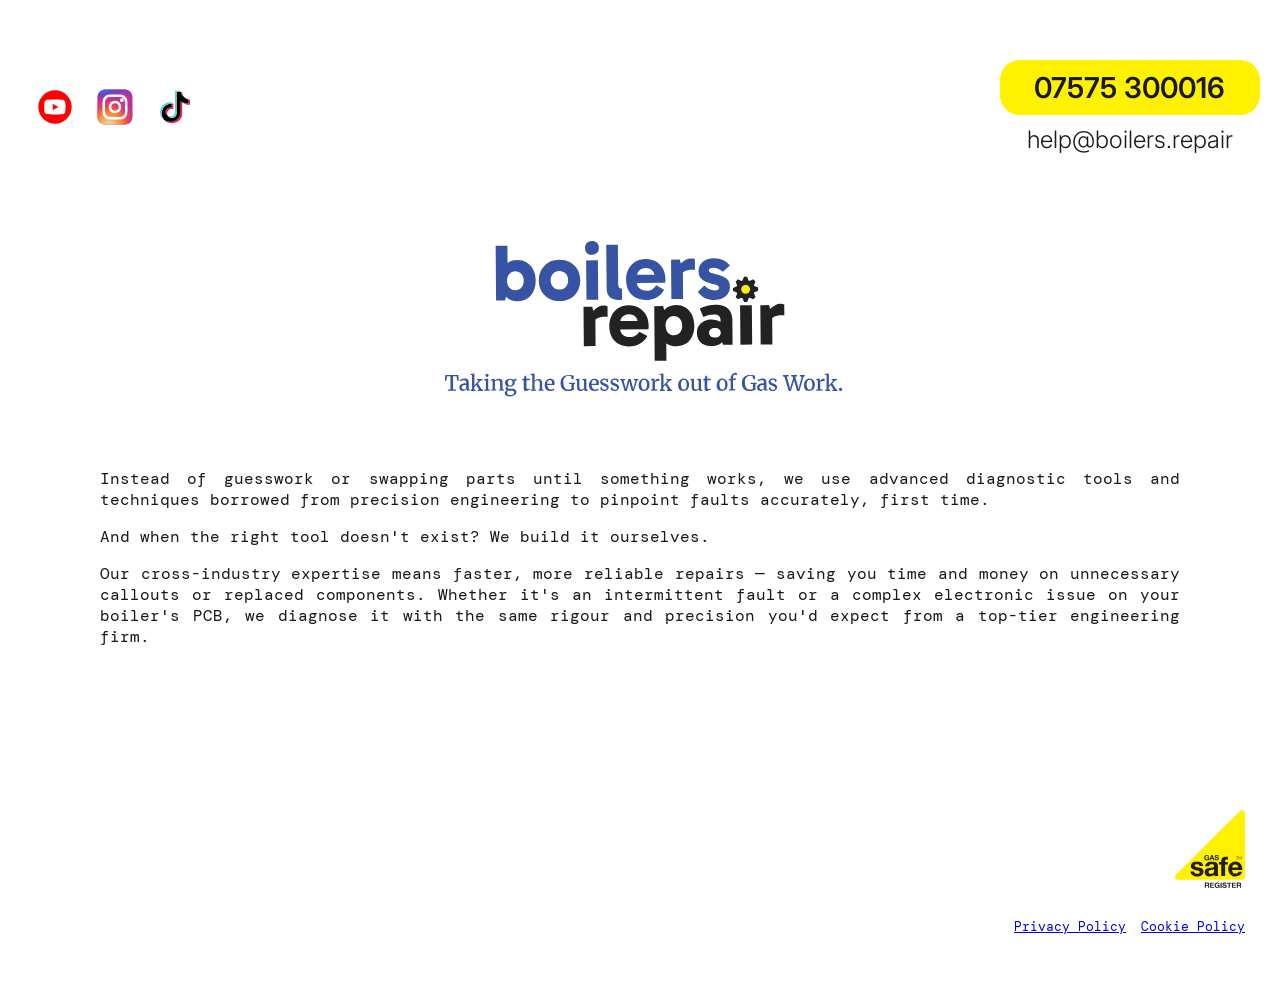
<file: index.html>
<!DOCTYPE html>
<html lang="en">

<head>
    <meta charset="UTF-8">
    <meta name="viewport" content="width=device-width, initial-scale=1">
    <title>Boilers.Repair</title>
    <link rel="preconnect" href="https://fonts.googleapis.com">
    <link rel="preconnect" href="https://fonts.gstatic.com" crossorigin>
    <link
        href="https://fonts.googleapis.com/css2?family=DM+Mono:ital,wght@0,300;0,400;0,500;1,400&family=Inter:wght@300;400;600;700&family=Merriweather:wght@400;500;600;700;800;900&display=swap"
        rel="stylesheet">
    <link rel="stylesheet" href="style.css">

</head>

<body>

    <div class="layout">
        <div class="row-top">
            <div class="socialcontainer">
                <div class="social"><a href="https://www.youtube.com/@boilers.repair"><img
                            src="images/youtube.svg"></img></a></div>
                <div class="social"><a href="https://www.instagram.com/boilers.repair/"><img
                            src="images/instagram.svg"></img></a></div>
                <div class="social"><a href="https://www.tiktok.com/@boilers.repair"><img
                            src="images/tiktok.svg"></img></a></div>
            </div>


            <div class="block-contact">
                <a class="phone-number" href="tel:07575300016">07575 300016</a>
                <a class="email-add" href="mailto:help@boilers.repair">help@boilers.repair</a>
            </div>
        </div>

        <div class="block-logo"><a href="https://boilers.repair"><img src="images/boilersrepair.svg"></img></a></div>

        <div class="block-statement">

            <p>
                Instead of guesswork or swapping parts until something works, we use advanced diagnostic tools and
                techniques borrowed from precision engineering to pinpoint faults accurately, first time.</p>

            <p>And when the right tool doesn't exist? We build it ourselves.
            </p>
            <p>Our cross-industry expertise means faster, more reliable repairs — saving you time and money on
                unnecessary callouts or replaced components. Whether it's an intermittent fault or a complex electronic
                issue on your boiler's PCB, we diagnose it with the same rigour and precision you'd expect from a
                top-tier engineering firm.
            </p>
        </div>


        <div class="laptop">
            <div class="block-contact">
                <a class="phone-number" href="tel:07575300016">07575 300016</a>
                <a class="email-add" href="mailto:help@boilers.repair">help@boilers.repair</a>
            </div>
            <div class="block-foot">
                <div class="row-center">
                    <div class="block-gassafe">
                        <img src="images/gassafe.svg"></img>
                    </div>
                </div>

                <div class="block-policy">
                    <a href="privacypolicy.html">Privacy Policy</a>
                    <a href="cookies.html">Cookie Policy</a>
                </div>


            </div>

        </div>

    </div>

</body>

</html>
</file>
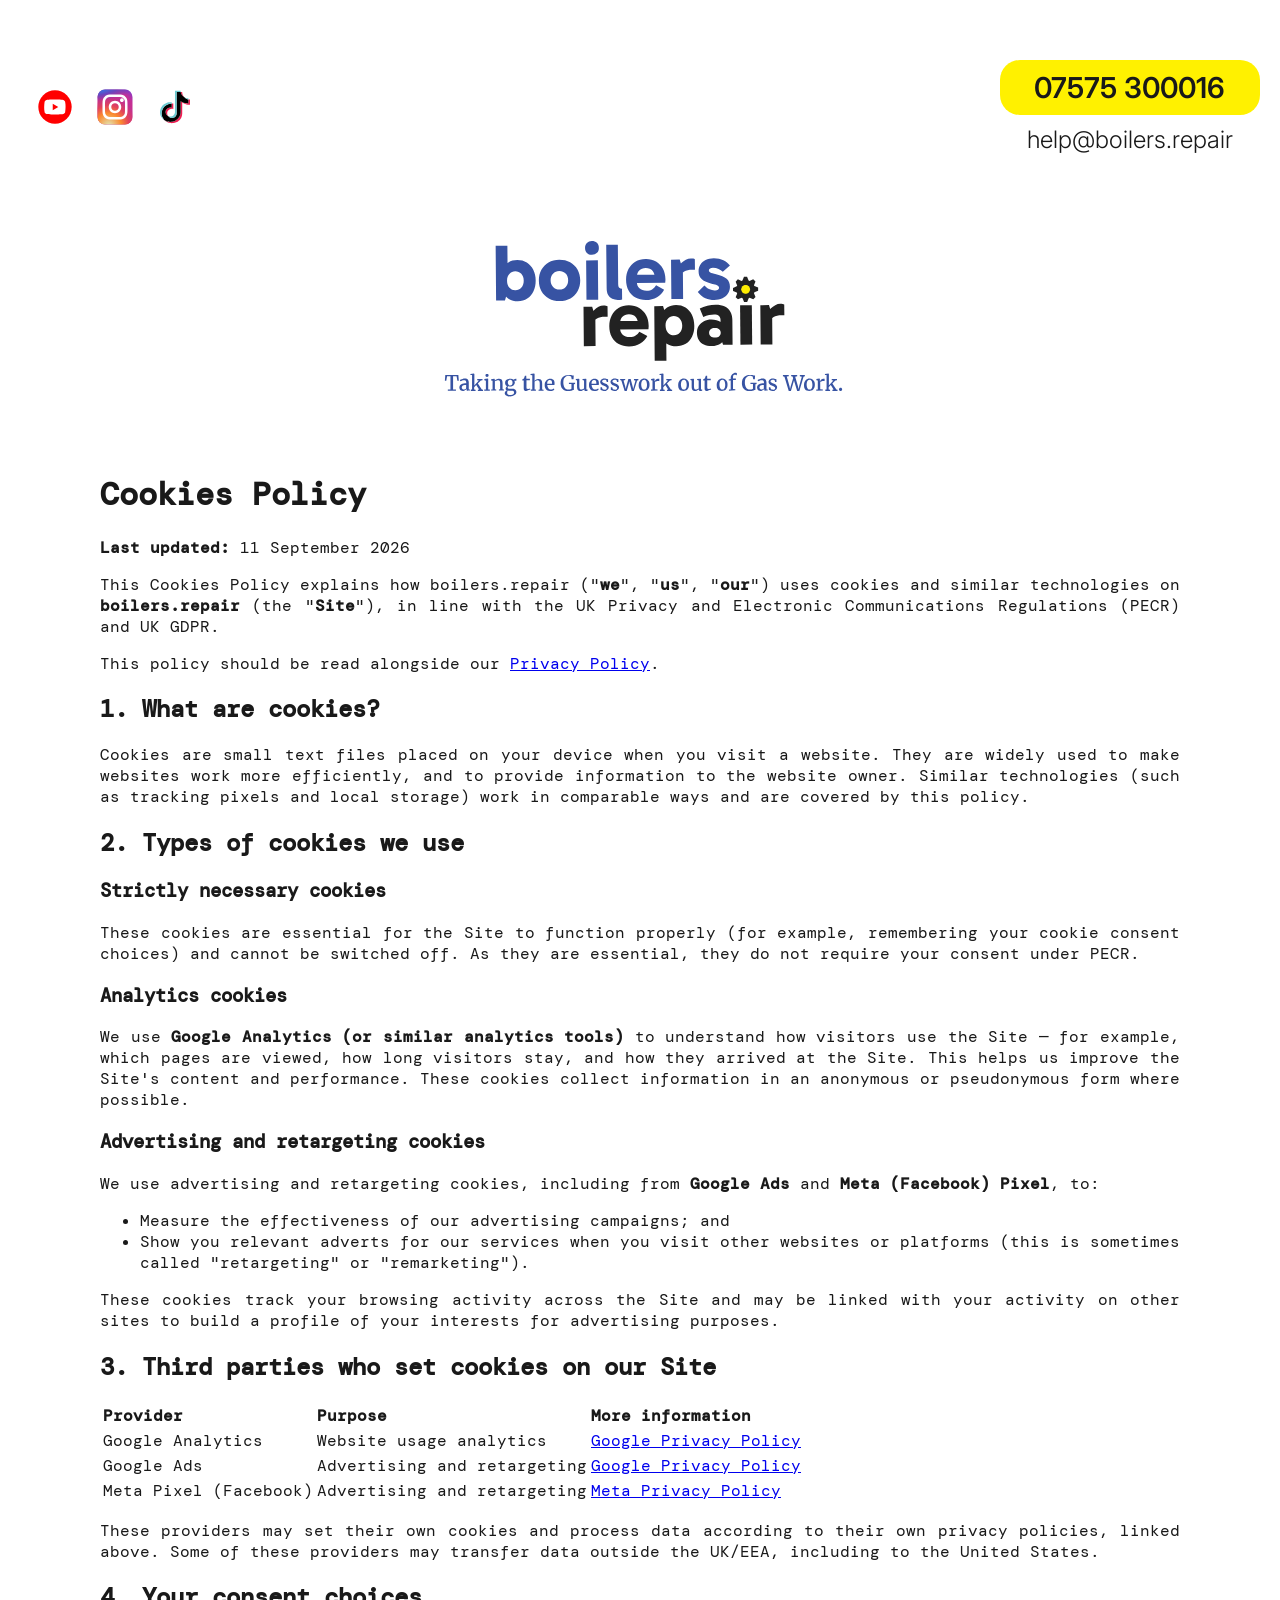
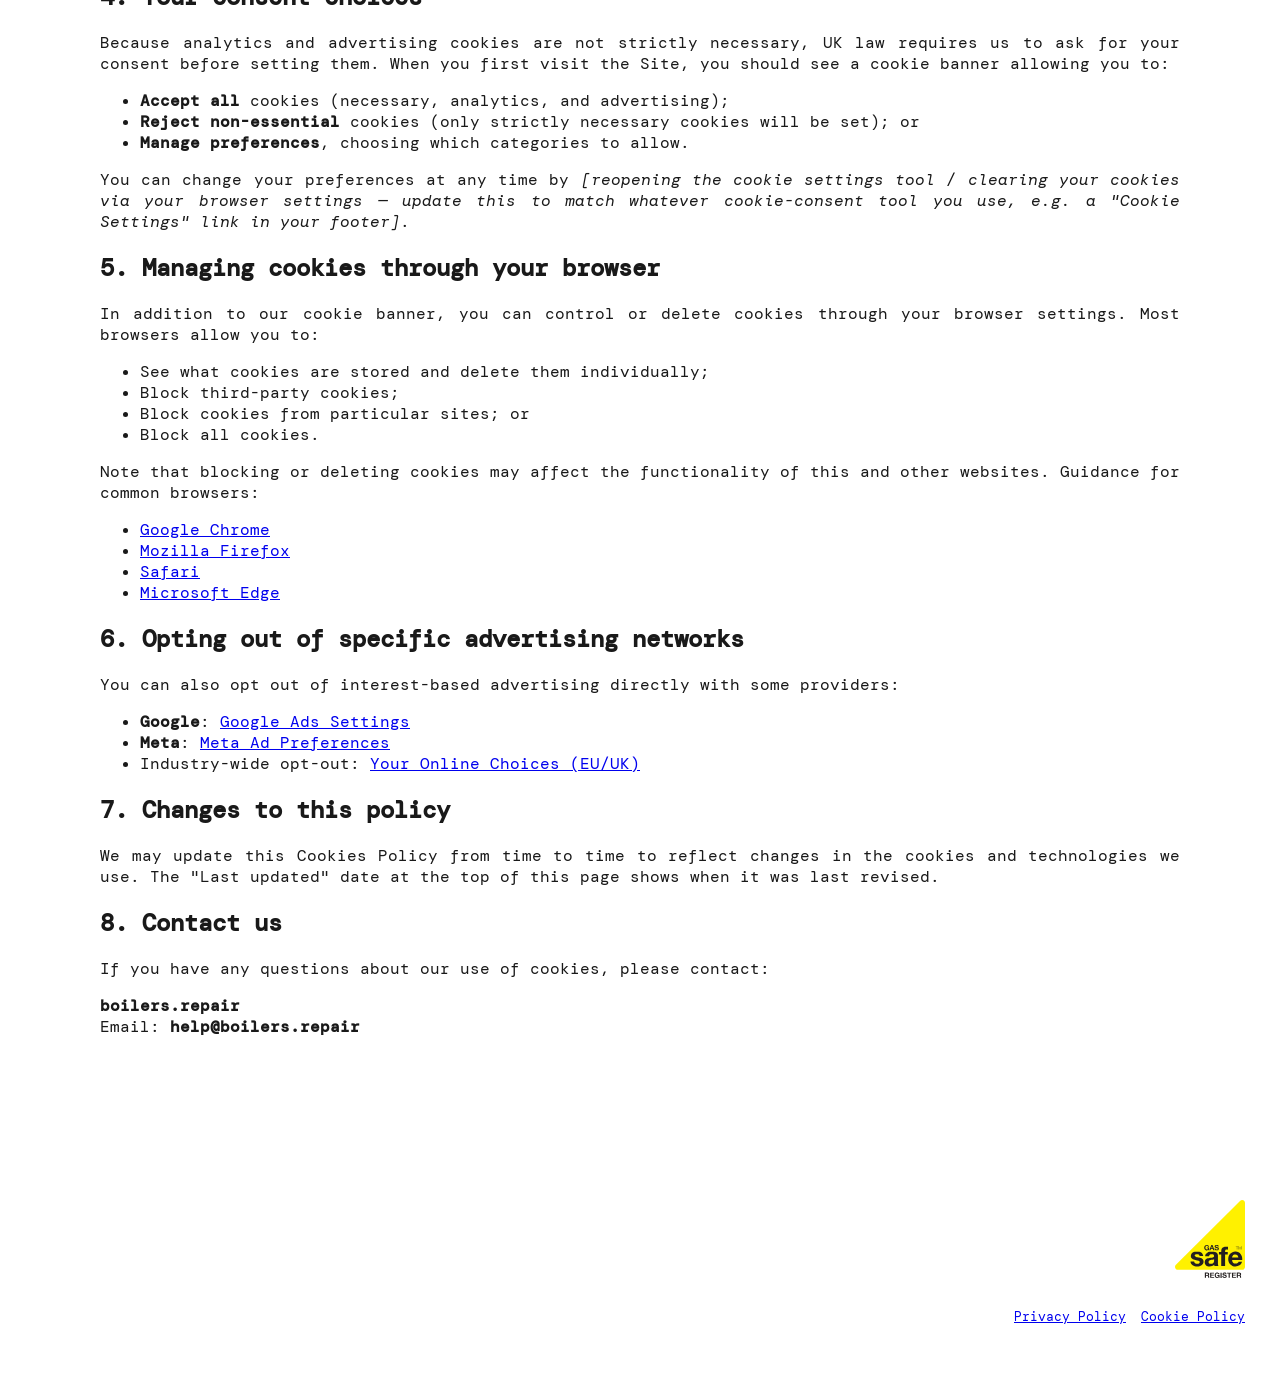
<file: cookies.html>
<!DOCTYPE html>
<html lang="en">

<head>
    <meta charset="UTF-8">
    <meta name="viewport" content="width=device-width, initial-scale=1">
    <title>Boilers.Repair</title>
    <link rel="preconnect" href="https://fonts.googleapis.com">
    <link rel="preconnect" href="https://fonts.gstatic.com" crossorigin>
    <link
        href="https://fonts.googleapis.com/css2?family=DM+Mono:ital,wght@0,300;0,400;0,500;1,400&family=Inter:wght@300;400;600;700&family=Merriweather:wght@400;500;600;700;800;900&display=swap"
        rel="stylesheet">
    <link rel="stylesheet" href="style.css">

</head>

<body>

    <div class="layout">
        <div class="row-top">
            <div class="socialcontainer">
                <div class="social"><a href="https://www.youtube.com/@boilers.repair"><img
                            src="images/youtube.svg"></img></a></div>
                <div class="social"><a href="https://www.instagram.com/boilers.repair/"><img
                            src="images/instagram.svg"></img></a></div>
                <div class="social"><a href="https://www.tiktok.com/@boilers.repair"><img
                            src="images/tiktok.svg"></img></a></div>
            </div>


            <div class="block-contact">
                <a class="phone-number" href="tel:07575300016">07575 300016</a>
                <a class="email-add" href="mailto:help@boilers.repair">help@boilers.repair</a>
            </div>
        </div>

        <div class="block-logo"><a href="https://boilers.repair"><img src="images/boilersrepair.svg"></img></a></div>

        <div class="block-statement">
            <h1>Cookies Policy</h1>
            <p><strong>Last updated:</strong> 11 September 2026</p>

            <p>This Cookies Policy explains how boilers.repair ("<strong>we</strong>", "<strong>us</strong>",
                "<strong>our</strong>") uses cookies and similar technologies on <strong>boilers.repair</strong> (the
                "<strong>Site</strong>"), in line with the UK Privacy and Electronic Communications Regulations (PECR)
                and UK GDPR.</p>

            <p>This policy should be read alongside our <a href="privacypolicy.html">Privacy Policy</a>.</p>

            <h2>1. What are cookies?</h2>
            <p>Cookies are small text files placed on your device when you visit a website. They are widely used to make
                websites work more efficiently, and to provide information to the website owner. Similar technologies
                (such as tracking pixels and local storage) work in comparable ways and are covered by this policy.</p>

            <h2>2. Types of cookies we use</h2>

            <h3>Strictly necessary cookies</h3>
            <p>These cookies are essential for the Site to function properly (for example, remembering your cookie
                consent choices) and cannot be switched off. As they are essential, they do not require your consent
                under PECR.</p>

            <h3>Analytics cookies</h3>
            <p>We use <strong>Google Analytics (or similar analytics tools)</strong> to understand how visitors use the
                Site — for example, which pages are viewed, how long visitors stay, and how they arrived at the Site.
                This helps us improve the Site's content and performance. These cookies collect information in an
                anonymous or pseudonymous form where possible.</p>

            <h3>Advertising and retargeting cookies</h3>
            <p>We use advertising and retargeting cookies, including from <strong>Google Ads</strong> and <strong>Meta
                    (Facebook) Pixel</strong>, to:</p>
            <ul>
                <li>Measure the effectiveness of our advertising campaigns; and</li>
                <li>Show you relevant adverts for our services when you visit other websites or platforms (this is
                    sometimes called "retargeting" or "remarketing").</li>
            </ul>
            <p>These cookies track your browsing activity across the Site and may be linked with your activity on other
                sites to build a profile of your interests for advertising purposes.</p>

            <h2>3. Third parties who set cookies on our Site</h2>
            <table>
                <thead>
                    <tr>
                        <th>Provider</th>
                        <th>Purpose</th>
                        <th>More information</th>
                    </tr>
                </thead>
                <tbody>
                    <tr>
                        <td>Google Analytics</td>
                        <td>Website usage analytics</td>
                        <td><a href="https://policies.google.com/privacy" target="_blank" rel="noopener">Google Privacy
                                Policy</a></td>
                    </tr>
                    <tr>
                        <td>Google Ads</td>
                        <td>Advertising and retargeting</td>
                        <td><a href="https://policies.google.com/privacy" target="_blank" rel="noopener">Google Privacy
                                Policy</a></td>
                    </tr>
                    <tr>
                        <td>Meta Pixel (Facebook)</td>
                        <td>Advertising and retargeting</td>
                        <td><a href="https://www.facebook.com/privacy/policy/" target="_blank" rel="noopener">Meta
                                Privacy Policy</a></td>
                    </tr>
                </tbody>
            </table>
            <p>These providers may set their own cookies and process data according to their own privacy policies,
                linked above. Some of these providers may transfer data outside the UK/EEA, including to the United
                States.</p>

            <h2>4. Your consent choices</h2>
            <p>Because analytics and advertising cookies are not strictly necessary, UK law requires us to ask for your
                consent before setting them. When you first visit the Site, you should see a cookie banner allowing you
                to:</p>
            <ul>
                <li><strong>Accept all</strong> cookies (necessary, analytics, and advertising);</li>
                <li><strong>Reject non-essential</strong> cookies (only strictly necessary cookies will be set); or</li>
                <li><strong>Manage preferences</strong>, choosing which categories to allow.</li>
            </ul>
            <p>You can change your preferences at any time by <em>[reopening the cookie settings tool / clearing your
                    cookies via your browser settings — update this to match whatever cookie-consent tool you use, e.g.
                    a "Cookie Settings" link in your footer]</em>.</p>

            <h2>5. Managing cookies through your browser</h2>
            <p>In addition to our cookie banner, you can control or delete cookies through your browser settings. Most
                browsers allow you to:</p>
            <ul>
                <li>See what cookies are stored and delete them individually;</li>
                <li>Block third-party cookies;</li>
                <li>Block cookies from particular sites; or</li>
                <li>Block all cookies.</li>
            </ul>
            <p>Note that blocking or deleting cookies may affect the functionality of this and other websites. Guidance
                for common browsers:</p>
            <ul>
                <li><a href="https://support.google.com/chrome/answer/95647" target="_blank" rel="noopener">Google
                        Chrome</a></li>
                <li><a href="https://support.mozilla.org/kb/enhanced-tracking-protection-firefox-desktop"
                        target="_blank" rel="noopener">Mozilla Firefox</a></li>
                <li><a href="https://support.apple.com/guide/safari/manage-cookies-sfri11471/mac" target="_blank"
                        rel="noopener">Safari</a></li>
                <li><a href="https://support.microsoft.com/microsoft-edge/delete-cookies-in-microsoft-edge-63947406-40ac-c3b8-57b9-2a946a29ae09"
                        target="_blank" rel="noopener">Microsoft Edge</a></li>
            </ul>

            <h2>6. Opting out of specific advertising networks</h2>
            <p>You can also opt out of interest-based advertising directly with some providers:</p>
            <ul>
                <li><strong>Google</strong>: <a href="https://adssettings.google.com" target="_blank"
                        rel="noopener">Google Ads Settings</a></li>
                <li><strong>Meta</strong>: <a href="https://www.facebook.com/adpreferences/ad_settings" target="_blank"
                        rel="noopener">Meta Ad Preferences</a></li>
                <li>Industry-wide opt-out: <a href="https://www.youronlinechoices.com" target="_blank"
                        rel="noopener">Your Online Choices (EU/UK)</a></li>
            </ul>

            <h2>7. Changes to this policy</h2>
            <p>We may update this Cookies Policy from time to time to reflect changes in the cookies and technologies we
                use. The "Last updated" date at the top of this page shows when it was last revised.</p>

            <h2>8. Contact us</h2>
            <p>If you have any questions about our use of cookies, please contact:</p>
            <p>
                <strong>boilers.repair</strong><br>
                Email: <strong>help@boilers.repair</strong>
            </p>
        </div>


        <div class="laptop">
            <div class="block-contact">
                <a class="phone-number" href="tel:07575300016">07575 300016</a>
                <a class="email-add" href="mailto:help@boilers.repair">help@boilers.repair</a>
            </div>
            <div class="block-foot">
                <div class="row-center">
                    <div class="block-gassafe">
                        <img src="images/gassafe.svg"></img>
                    </div>
                </div>

                <div class="block-policy">
                    <a href="privacypolicy.html">Privacy Policy</a>
                    <a href="cookies.html">Cookie Policy</a>
                </div>


            </div>

        </div>

    </div>

</body>

</html>
</file>
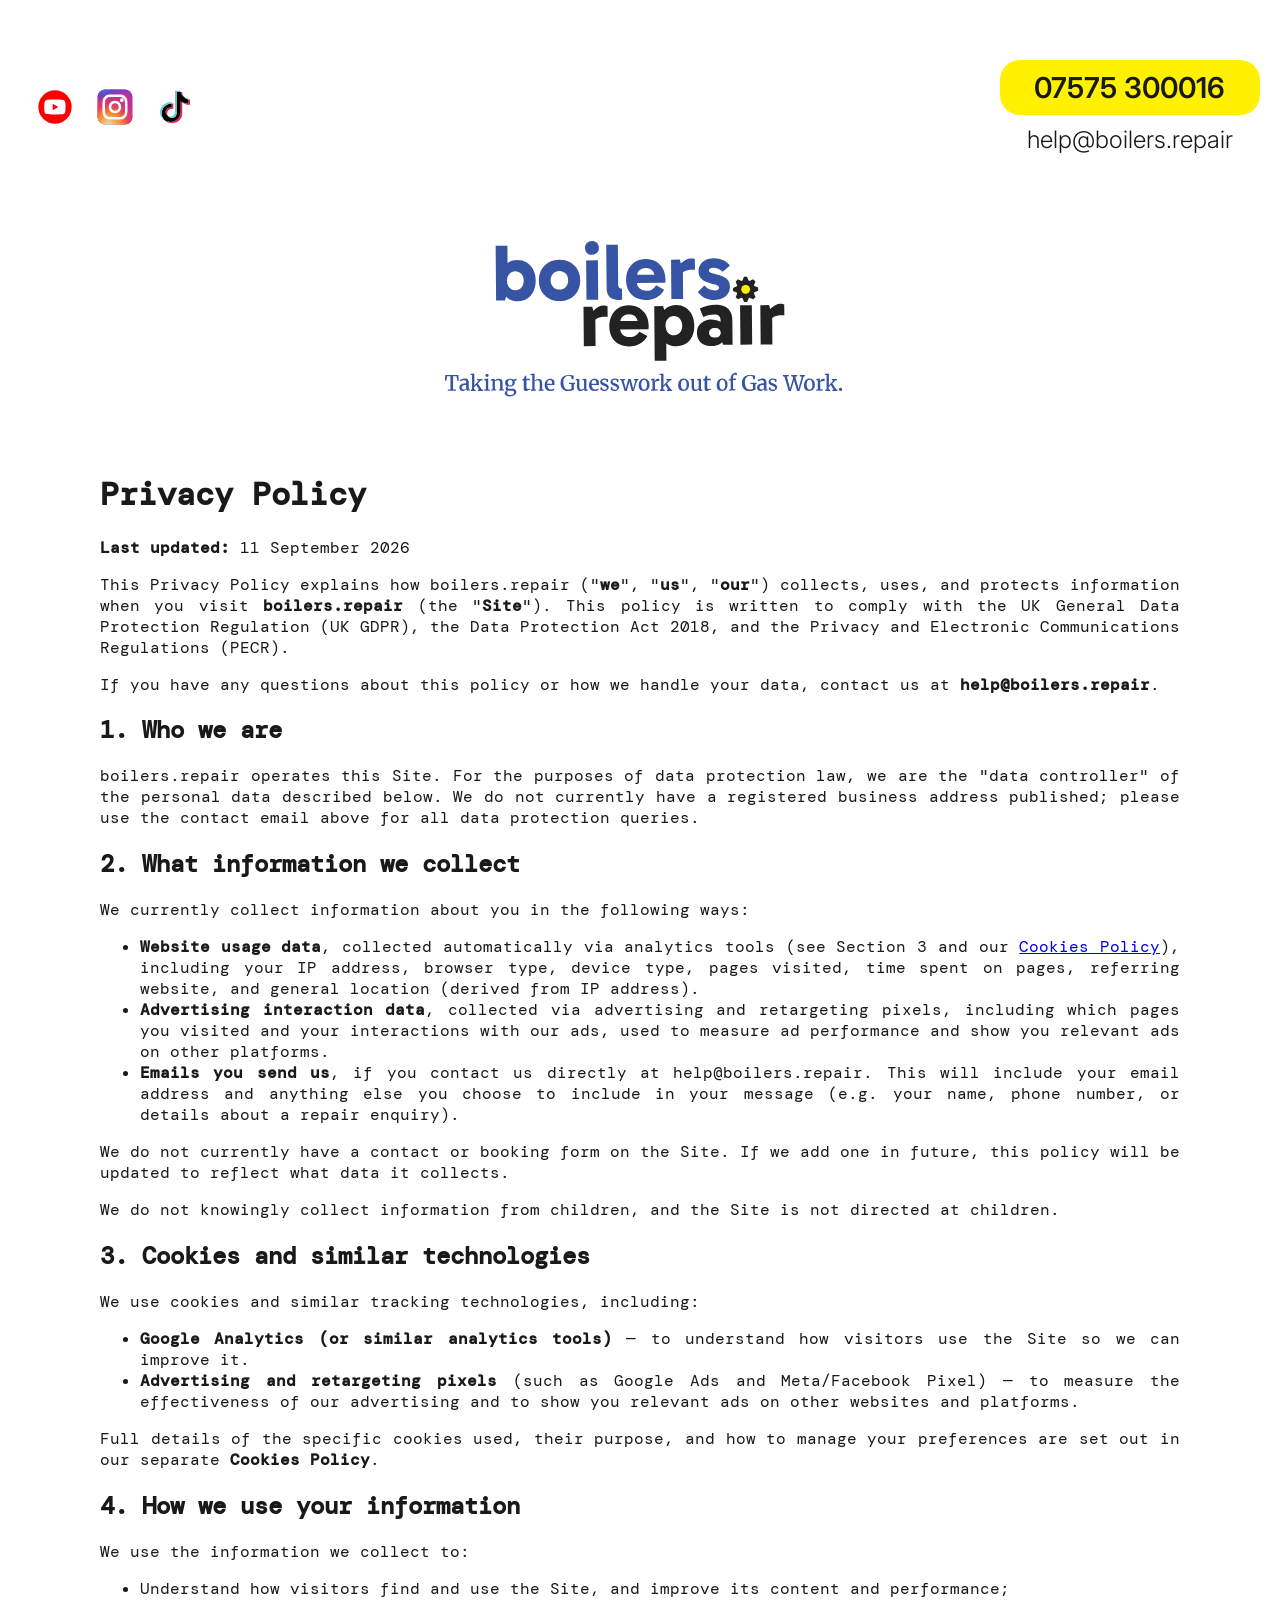
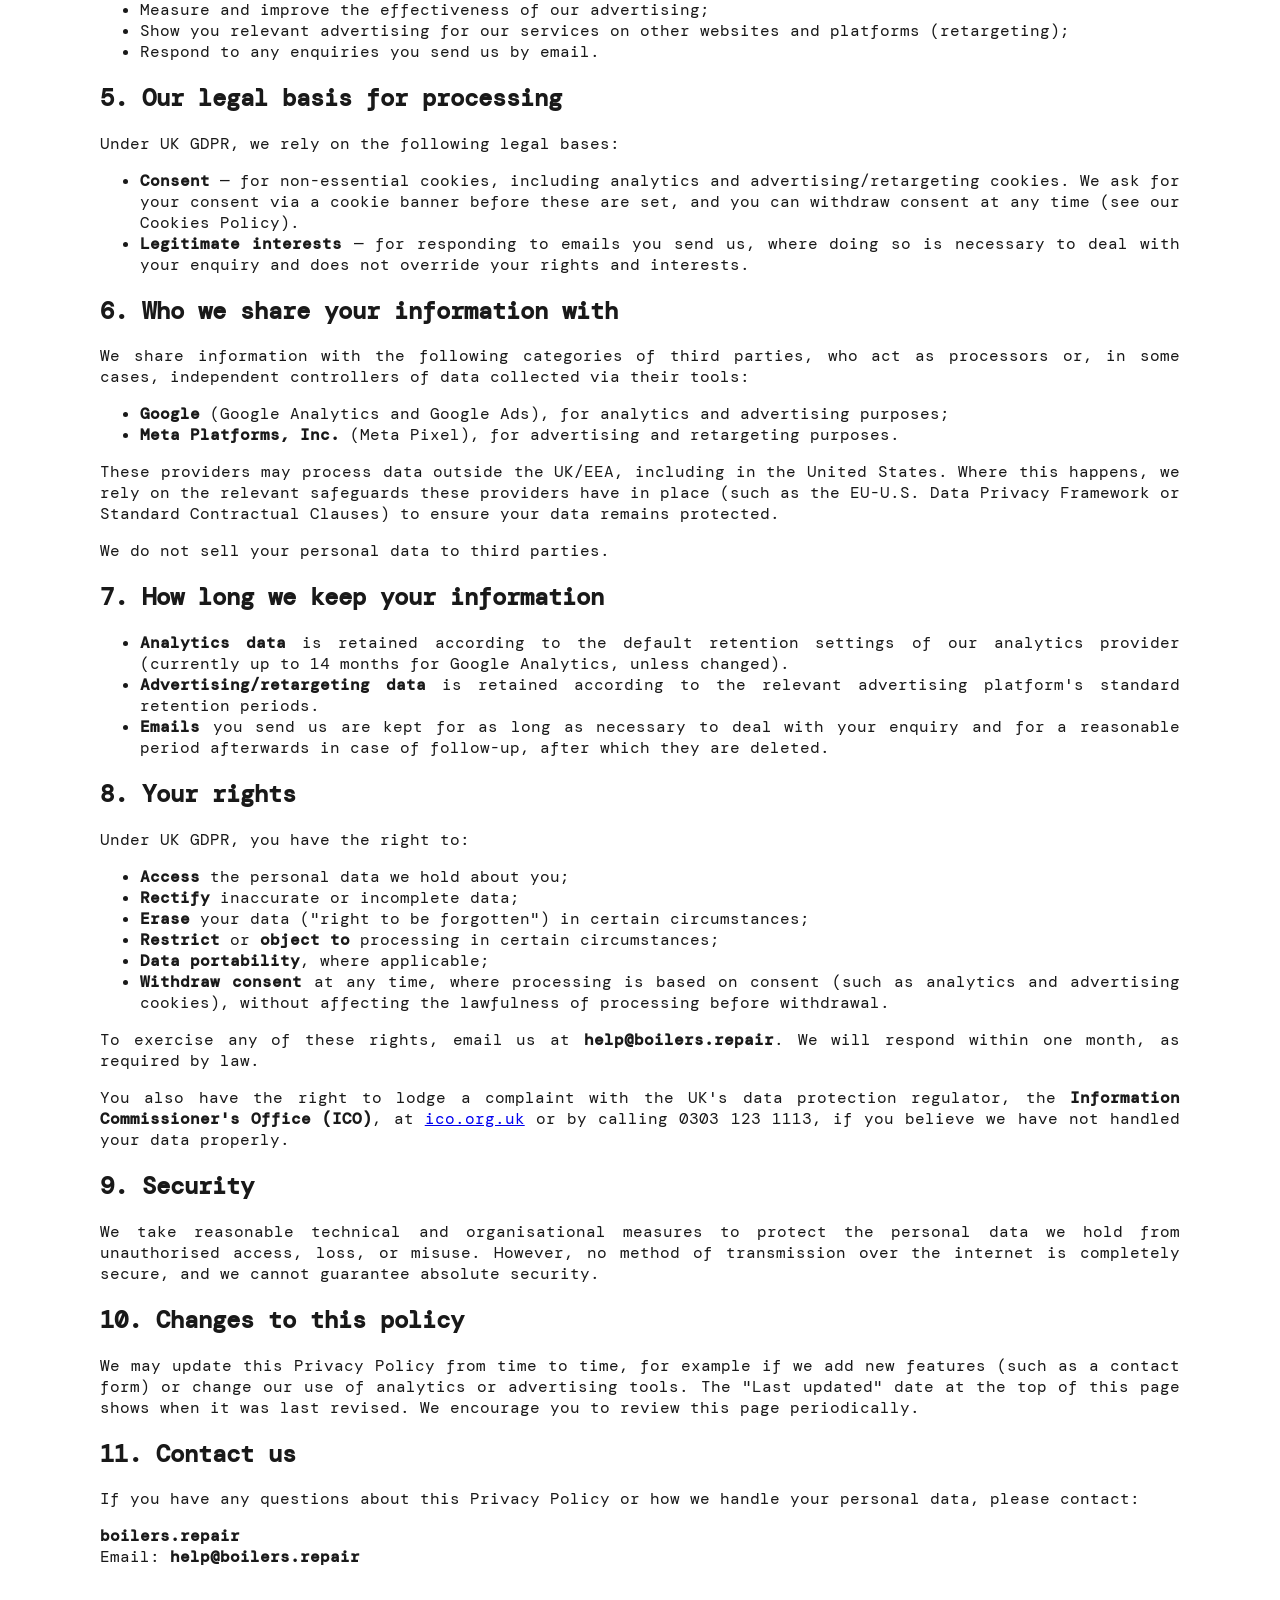
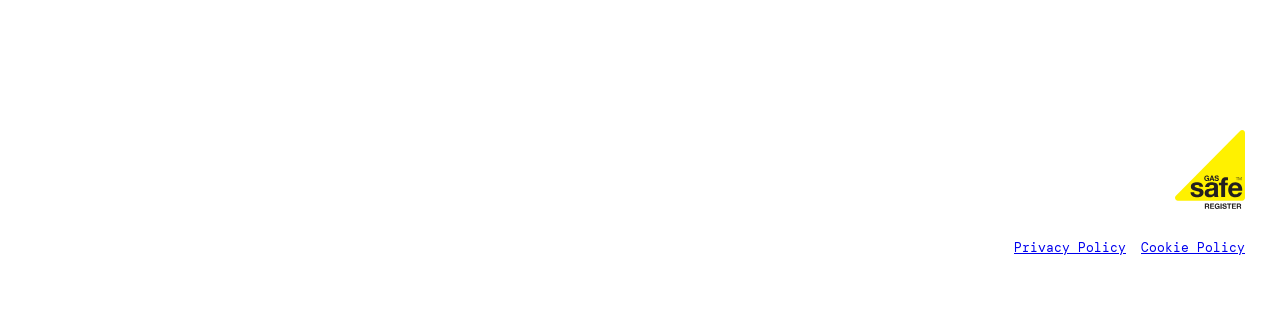
<file: privacypolicy.html>
<!DOCTYPE html>
<html lang="en">

<head>
    <meta charset="UTF-8">
    <meta name="viewport" content="width=device-width, initial-scale=1">
    <title>Boilers.Repair</title>
    <link rel="preconnect" href="https://fonts.googleapis.com">
    <link rel="preconnect" href="https://fonts.gstatic.com" crossorigin>
    <link
        href="https://fonts.googleapis.com/css2?family=DM+Mono:ital,wght@0,300;0,400;0,500;1,400&family=Inter:wght@300;400;600;700&family=Merriweather:wght@400;500;600;700;800;900&display=swap"
        rel="stylesheet">
    <link rel="stylesheet" href="style.css">

</head>

<body>

    <div class="layout">
        <div class="row-top">
            <div class="socialcontainer">
                <div class="social"><a href="https://www.youtube.com/@boilers.repair"><img
                            src="images/youtube.svg"></img></a></div>
                <div class="social"><a href="https://www.instagram.com/boilers.repair/"><img
                            src="images/instagram.svg"></img></a></div>
                <div class="social"><a href="https://www.tiktok.com/@boilers.repair"><img
                            src="images/tiktok.svg"></img></a></div>
            </div>


            <div class="block-contact">
                <a class="phone-number" href="tel:07575300016">07575 300016</a>
                <a class="email-add" href="mailto:help@boilers.repair">help@boilers.repair</a>
            </div>
        </div>

        <div class="block-logo"><a href="https://boilers.repair"><img src="images/boilersrepair.svg"></img></a></div>

        <div class="block-statement">
            <h1>Privacy Policy</h1>
            <p><strong>Last updated:</strong> 11 September 2026</p>

            <p>This Privacy Policy explains how boilers.repair ("<strong>we</strong>", "<strong>us</strong>",
                "<strong>our</strong>") collects, uses, and protects information when you visit
                <strong>boilers.repair</strong> (the "<strong>Site</strong>"). This policy is written to comply with the
                UK General Data Protection Regulation (UK GDPR), the Data Protection Act 2018, and the Privacy and
                Electronic Communications Regulations (PECR).
            </p>

            <p>If you have any questions about this policy or how we handle your data, contact us at
                <strong>help@boilers.repair</strong>.
            </p>

            <h2>1. Who we are</h2>
            <p>boilers.repair operates this Site. For the purposes of data protection law, we are the "data controller"
                of the personal data described below. We do not currently have a registered business address published;
                please use the contact email above for all data protection queries.</p>

            <h2>2. What information we collect</h2>
            <p>We currently collect information about you in the following ways:</p>
            <ul>
                <li><strong>Website usage data</strong>, collected automatically via analytics tools (see Section 3 and
                    our <a href="cookies.html">Cookies Policy</a>), including your IP address, browser type, device
                    type, pages visited, time spent on pages, referring website, and general location (derived from IP
                    address).</li>
                <li><strong>Advertising interaction data</strong>, collected via advertising and retargeting pixels,
                    including which pages you visited and your interactions with our ads, used to measure ad performance
                    and show you relevant ads on other platforms.</li>
                <li><strong>Emails you send us</strong>, if you contact us directly at help@boilers.repair. This will
                    include your email address and anything else you choose to include in your message (e.g. your name,
                    phone number, or details about a repair enquiry).</li>
            </ul>
            <p>We do not currently have a contact or booking form on the Site. If we add one in future, this policy will
                be updated to reflect what data it collects.</p>
            <p>We do not knowingly collect information from children, and the Site is not directed at children.</p>

            <h2>3. Cookies and similar technologies</h2>
            <p>We use cookies and similar tracking technologies, including:</p>
            <ul>
                <li><strong>Google Analytics (or similar analytics tools)</strong> — to understand how visitors use the
                    Site so we can improve it.</li>
                <li><strong>Advertising and retargeting pixels</strong> (such as Google Ads and Meta/Facebook Pixel) —
                    to measure the effectiveness of our advertising and to show you relevant ads on other websites and
                    platforms.</li>
            </ul>
            <p>Full details of the specific cookies used, their purpose, and how to manage your preferences are set out
                in our separate <strong>Cookies Policy</strong>.</p>

            <h2>4. How we use your information</h2>
            <p>We use the information we collect to:</p>
            <ul>
                <li>Understand how visitors find and use the Site, and improve its content and performance;</li>
                <li>Measure and improve the effectiveness of our advertising;</li>
                <li>Show you relevant advertising for our services on other websites and platforms (retargeting);</li>
                <li>Respond to any enquiries you send us by email.</li>
            </ul>

            <h2>5. Our legal basis for processing</h2>
            <p>Under UK GDPR, we rely on the following legal bases:</p>
            <ul>
                <li><strong>Consent</strong> — for non-essential cookies, including analytics and
                    advertising/retargeting cookies. We ask for your consent via a cookie banner before these are set,
                    and you can withdraw consent at any time (see our Cookies Policy).</li>
                <li><strong>Legitimate interests</strong> — for responding to emails you send us, where doing so is
                    necessary to deal with your enquiry and does not override your rights and interests.</li>
            </ul>

            <h2>6. Who we share your information with</h2>
            <p>We share information with the following categories of third parties, who act as processors or, in some
                cases, independent controllers of data collected via their tools:</p>
            <ul>
                <li><strong>Google</strong> (Google Analytics and Google Ads), for analytics and advertising purposes;
                </li>
                <li><strong>Meta Platforms, Inc.</strong> (Meta Pixel), for advertising and retargeting purposes.</li>
            </ul>
            <p>These providers may process data outside the UK/EEA, including in the United States. Where this happens,
                we rely on the relevant safeguards these providers have in place (such as the EU-U.S. Data Privacy
                Framework or Standard Contractual Clauses) to ensure your data remains protected.</p>
            <p>We do not sell your personal data to third parties.</p>

            <h2>7. How long we keep your information</h2>
            <ul>
                <li><strong>Analytics data</strong> is retained according to the default retention settings of our
                    analytics provider (currently up to 14 months for Google Analytics, unless changed).</li>
                <li><strong>Advertising/retargeting data</strong> is retained according to the relevant advertising
                    platform's standard retention periods.</li>
                <li><strong>Emails</strong> you send us are kept for as long as necessary to deal with your enquiry and
                    for a reasonable period afterwards in case of follow-up, after which they are deleted.</li>
            </ul>

            <h2>8. Your rights</h2>
            <p>Under UK GDPR, you have the right to:</p>
            <ul>
                <li><strong>Access</strong> the personal data we hold about you;</li>
                <li><strong>Rectify</strong> inaccurate or incomplete data;</li>
                <li><strong>Erase</strong> your data ("right to be forgotten") in certain circumstances;</li>
                <li><strong>Restrict</strong> or <strong>object to</strong> processing in certain circumstances;</li>
                <li><strong>Data portability</strong>, where applicable;</li>
                <li><strong>Withdraw consent</strong> at any time, where processing is based on consent (such as
                    analytics and advertising cookies), without affecting the lawfulness of processing before
                    withdrawal.</li>
            </ul>
            <p>To exercise any of these rights, email us at <strong>help@boilers.repair</strong>. We will respond within
                one month, as required by law.</p>
            <p>You also have the right to lodge a complaint with the UK's data protection regulator, the
                <strong>Information Commissioner's Office (ICO)</strong>, at <a href="https://ico.org.uk"
                    target="_blank" rel="noopener">ico.org.uk</a> or by calling 0303 123 1113, if you believe we have
                not handled your data properly.
            </p>

            <h2>9. Security</h2>
            <p>We take reasonable technical and organisational measures to protect the personal data we hold from
                unauthorised access, loss, or misuse. However, no method of transmission over the internet is completely
                secure, and we cannot guarantee absolute security.</p>

            <h2>10. Changes to this policy</h2>
            <p>We may update this Privacy Policy from time to time, for example if we add new features (such as a
                contact form) or change our use of analytics or advertising tools. The "Last updated" date at the top of
                this page shows when it was last revised. We encourage you to review this page periodically.</p>

            <h2>11. Contact us</h2>
            <p>If you have any questions about this Privacy Policy or how we handle your personal data, please contact:
            </p>
            <p>
                <strong>boilers.repair</strong><br>
                Email: <strong>help@boilers.repair</strong>
            </p>
        </div>


        <div class="laptop">
            <div class="block-contact">
                <a class="phone-number" href="tel:07575300016">07575 300016</a>
                <a class="email-add" href="mailto:help@boilers.repair">help@boilers.repair</a>
            </div>
            <div class="block-foot">
                <div class="row-center">
                    <div class="block-gassafe">
                        <img src="images/gassafe.svg"></img>
                    </div>
                </div>

                <div class="block-policy">
                    <a href="privacypolicy.html">Privacy Policy</a>
                    <a href="cookies.html">Cookie Policy</a>
                </div>


            </div>

        </div>

    </div>

</body>

</html>
</file>
<file: style.css>
<style>
* { box-sizing: border-box; }

.block {
  background-color: aquamarine;
}

body {
  margin: 0;
  padding: 60px 20px;
  background: #ffffff;
  display: flex;
  justify-content: center;
  font-family: 'DM Mono', monospace;
}

.layout {
  display: grid;
  grid-template-columns: 1fr;
  gap: 12px;
  width: 100%;
  max-width: 640px;
}

/* Row 1: three small squares side by side */
.row-top {
  display: flex;
  justify-content: center;
  gap: 30px;
}

.row-top .socialcontainer {
  display: flex;
  flex-direction: row;
  gap: 20px;
}

.row-top .socialcontainer .social {
  max-width: 40px;
}

.row-top .social img {
  width: 100%;
  object-fit: contain; /* or 'cover' if you want it to fill and crop */
  display: block;
} 

.row-top .block-contact {
 visibility: hidden;
 display: none;
}

.block-logo{
  padding-top: 75px;
}

.block-logo img {
  width: 100%;
  max-width: 500px;
  height: auto;
  display: block;
  margin: 0 auto; /* center it horizontally if the block is wider than the image */
}

.slogan {
  font-family:'Merriweather', serif;
  font-weight:700;
  color: #3753a3;
  font-size: 2.5rem;
  text-align: center;
  line-height: 2.2rem;
}

.block-statement {
  color: #191919;
  font-size: 1rem;
  padding: 20px 20px;

  text-align: justify;
  hyphens: none;
}

.block-contact {
  color: #191919;
  font-family: 'Inter', sans-serif;
  display: flex;
  flex-direction: column;
  align-items: center;      /* center horizontally */
  justify-content: center;  /* center vertically within the block's height */
  gap: 5px;
}

.block-contact a {
  text-decoration: none;
  color: #191919;
}

.block-contact .phone-number {
  font-size: 1.8rem;
  display: inline-block;
  font-weight: 600;
  background: #fff100;
  color: #191919;
  text-decoration: none;
  padding:  10px 20px;
  text-align: center;
  border-radius: 20px;
  width: 100%;
  max-width: 220px;
}

.block-contact .email-add {
  font-size: 1.5rem;
  margin-top: 15px;
  font-weight:300;
}

/* Small centered square */
.row-center {
  display: flex;
  justify-content: center;
}

.block-gassafe {
  padding-top: 100px;
  width: 70px;
}

/* Thin wide bar */
.block-policy {
  padding-top: 25px;
  display: flex;
  flex-direction: row;
  gap: 15px;
  justify-content: center;
  font-size: 0.8rem;
}

@media (min-width: 
768px) {

  .layout {
    max-width: 1024px;
  }

  .block-statement {
  padding: 20px 65px;
  } 

  .block-logo img {
  max-width: 500px;

  }

}

@media (min-width: 1024px) {

body{
  padding: 60px 35px
}
  
.layout {
max-width: 1280px;
}

    .block-statement {
  padding: 35px 65px;
  }
  
  .row-top {
  display: flex;
  justify-content: space-between;
  gap: 30px;
}

.socialcontainer {
  display: flex;
  flex-direction: row;
  gap: 20px;
  align-items: center;
  justify-content: left;
}

  .laptop {
    display: flex;
    flex-direction: row;
    justify-content:space-between;
    align-items:flex-end;
  
  }
 

  .laptop .block-contact {
    visibility: hidden;

  }
  .row-top .block-contact {
 visibility:visible;
 display: flex;
}


.block-policy {
  display: flex;
  flex-direction: row;
  gap: 15px;
  justify-items: end;
  font-size: 0.8rem;
}

.row-center{
  display: flex;
  justify-content: end;
}
.block-contact .email-add {

  margin-top: 5px;
 
}

}

</style>
</file>
